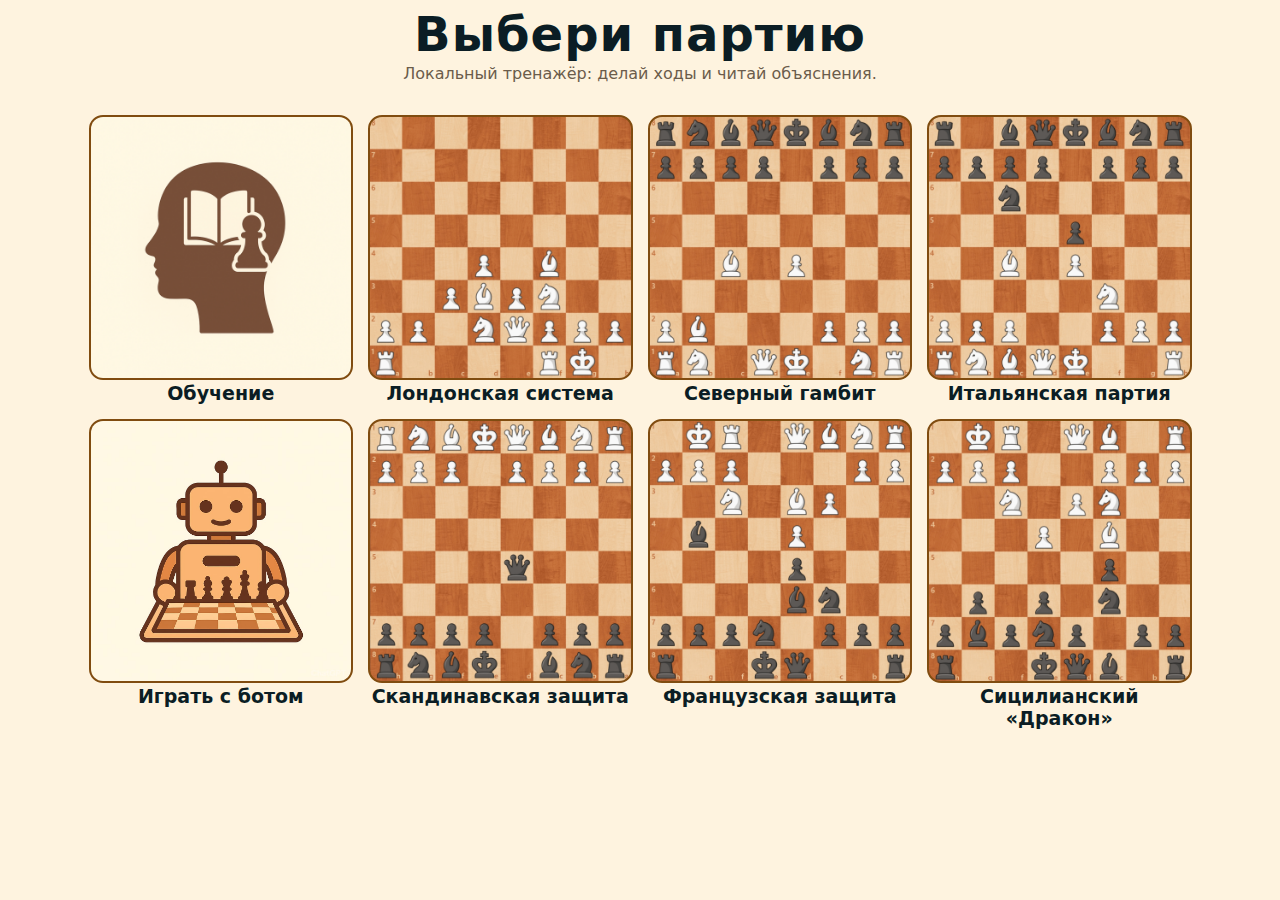
<file: index.html>
<!DOCTYPE html>
<html lang="ru">
<head>
  <meta charset="utf-8" />
  <title>Выбери партию — Chess Trainer</title>
  <meta name="viewport" content="width=device-width, initial-scale=1" />
  <link rel="icon" href="ChessLogo.jpg" type="image/jpg">
  <link rel="stylesheet" href="style.css" />
</head>
<body class="page page-home">
  <header class="hero">
    <h1>Выбери партию</h1>
    <p class="sub">Локальный тренажёр: делай ходы и читай объяснения.</p>
  </header>

  <main class="grid-choices">
    <div>
      <a class="choice" href="training.html">
        <div class="box">
          <img src="Training.jpg" alt="Обучение" class="box-image">
        </div>
      </a>
      <span class="title">Обучение</span>
    </div>

    <div>
      <a class="choice" href="london.html">
        <div class="box">
          <img src="London.jpg" alt="Лондонская система" class="box-image">
        </div>
      </a>
      <span class="title">Лондонская система</span>
    </div>

    <div>
      <a class="choice" href="sgambit.html">
        <div class="box">
          <img src="SGambit.jpg" alt="Северный гамбит" class="box-image">
        </div>
      </a>
      <span class="title">Северный гамбит</span>
    </div>

    <div>
      <a class="choice" href="italian.html">
        <div class="box">
          <img src="Italian.jpg" alt="Итальянская партия" class="box-image">
        </div>
      </a>
      <span class="title">Итальянская партия</span>
    </div>

    <div>
      <a class="choice" href="playwithbot.html">
        <div class="box">
          <img src="PlayWithBot.jpg" alt="Играть с ботом" class="box-image">
        </div>
      </a>
      <span class="title">Играть с ботом</span>
    </div>

    <div>
      <a class="choice" href="scand.html">
        <div class="box">
          <img src="Scand.jpg" alt="Скандинавская защита" class="box-image">
        </div>
      </a>
      <span class="title">Скандинавская защита</span>
    </div>

    <div>
      <a class="choice" href="france.html">
        <div class="box">
          <img src="France.jpg" alt="Французская защита" class="box-image">
        </div>
      </a>
      <span class="title">Французская защита</span>
    </div>

    <div>
      <a class="choice" href="sicil.html">
        <div class="box">
          <img src="Sicil.jpg" alt="Сицилианский «Дракон»" class="box-image">
        </div>
      </a>
      <span class="title">Сицилианский «Дракон»</span>
    </div>
  </main>

</body>
</html>
</file>
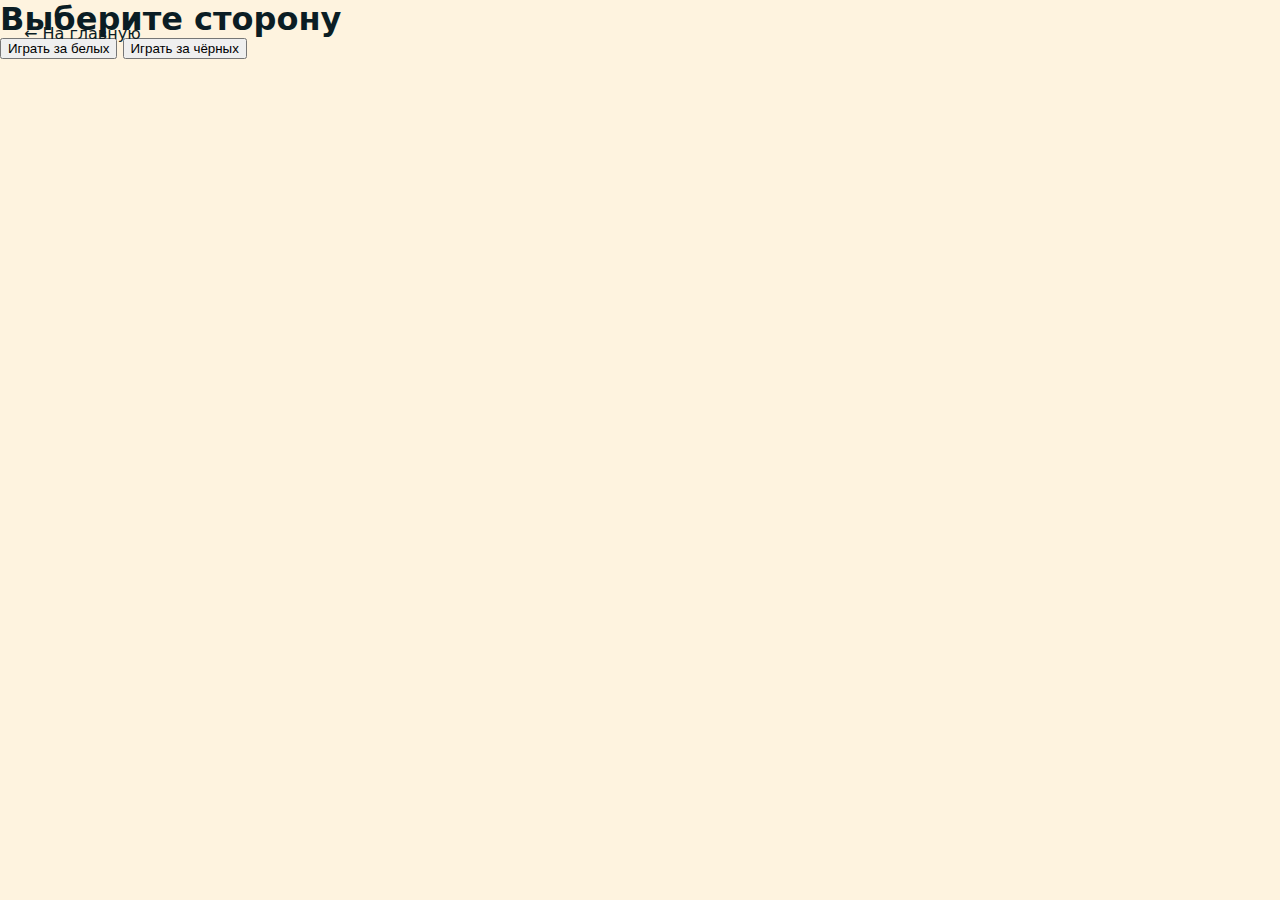
<file: playwithbot.html>
<!DOCTYPE html>
<html lang="ru">
<head>
  <meta charset="utf-8" />
  <title>Играть с ботом — Chess Trainer</title>
  <meta name="viewport" content="width=device-width, initial-scale=1" />
  <link rel="icon" href="/ChessLogo.jpg" type="image/jpg">
  <link rel="stylesheet" href="/style.css" />
  <link rel="stylesheet" href="/css/chessboard-1.0.0.min.css">
  <link rel="stylesheet" href="/css/bot.css" />
</head>
<body class="page page-bot">
    <a href="/index.html" class="back-link">
        ← На главную
    </a>
    <main class="content">
        <div id="game-area" style="display: none;">
            <div class="game-container">
                <div class="advantage-bar-container">
                    <div class="advantage-bar" id="advantage-bar"></div>
                    <div class="advantage-text" id="advantage-text"></div>
                </div>
                <div id="board" style="width: 500px"></div>
            </div>
            <div id="status"></div>
        </div>
        <div id="player-choice-container">
            <h1>Выберите сторону</h1>
            <div class="player-choice-buttons">
                <button id="white-button">Играть за белых</button>
                <button id="black-button">Играть за чёрных</button>
            </div>
        </div>
    </main>

    <script src="/js/jquery-3.7.1.min.js"></script>
    <script src="/js/chessboard-1.0.0.min.js"></script>
    <script src="/js/chess.min.js"></script>
    <script src="/js/stockfish.js"></script>

    <script>
      var board = null;
      var game = new Chess();
      var stockfish = new Worker('/js/stockfish.js');
      var statusDiv = document.getElementById('status');
      var advantageBar = document.getElementById('advantage-bar');
      var advantageText = document.getElementById('advantage-text');
      var whiteButton = document.getElementById('white-button');
      var blackButton = document.getElementById('black-button');
      var gameArea = document.getElementById('game-area');
      var playerColor = 'w';
      var playerChoiceContainer = document.getElementById('player-choice-container');

      var pieceValues = {
          'p': 1, 'n': 3, 'b': 3, 'r': 5, 'q': 9, 'k': 0,
          'P': 1, 'N': 3, 'B': 3, 'R': 5, 'Q': 9, 'K': 0
      };

      function calculateMaterialAdvantage() {
          var whitePieces = 0;
          var blackPieces = 0;
          var whiteScore = 0;
          var blackScore = 0;
          var fen = game.fen().split(' ')[0];
          
          for (var i = 0; i < fen.length; i++) {
              var piece = fen[i];
              if (piece === '/') continue; 

              if (!isNaN(parseInt(piece))) {
                  continue;
              }
              
              if (piece.toUpperCase() === piece) { 
                  whiteScore += pieceValues[piece];
                  whitePieces++;
              } else { 
                  blackScore += pieceValues[piece];
                  blackPieces++;
              }
          }
          
          if (whitePieces === 1) {
              advantageText.innerText = `-${blackScore}`;
              advantageBar.style.height = `0%`;
              advantageBar.style.backgroundColor = '#624128';
              return;
          }

          if (blackPieces === 1) {
              advantageText.innerText = `+${whiteScore}`;
              advantageBar.style.height = `100%`;
              advantageBar.style.backgroundColor = '#d18b47';
              return;
          }

          var advantage = whiteScore - blackScore;
          var absAdvantage = Math.abs(advantage);
          var barHeight = 50 + (advantage / 30) * 50; 
          barHeight = Math.max(0, Math.min(100, barHeight));

          if (game.in_draw() || game.in_stalemate() || game.in_threefold_repetition() || game.insufficient_material()) {
              advantageText.innerText = '0';
              advantageBar.style.height = '50%';
              advantageBar.style.backgroundColor = '#8c7052';
              return;
          }
          
          if (advantage > 0) {
              advantageText.innerText = `+${absAdvantage}`;
              advantageBar.style.height = `${barHeight}%`;
              advantageBar.style.backgroundColor = '#d18b47';
          } else if (advantage < 0) {
              advantageText.innerText = `-${absAdvantage}`;
              advantageBar.style.height = `${barHeight}%`;
              advantageBar.style.backgroundColor = '#624128';
          } else {
              advantageText.innerText = '0';
              advantageBar.style.height = '50%';
              advantageBar.style.backgroundColor = '#8c7052';
          }
      }

      function updateStatus() {
          var status = '';

          if (game.in_checkmate()) {
              status = 'Мат!';
              if ((game.turn() === 'w' && playerColor === 'w') || (game.turn() === 'b' && playerColor === 'b')) {
                  status += ' Вы проиграли!';
              } else {
                  status += ' Вы победили!';
              }
          } else if (game.in_draw() || game.in_stalemate() || game.in_threefold_repetition() || game.insufficient_material()) {
              status = 'Ничья';
          } else {
              if (game.in_check()) {
                  if ((game.turn() === 'w' && playerColor === 'w') || (game.turn() === 'b' && playerColor === 'b')) {
                      status = 'Вам шах!';
                  } else {
                      status = 'Шах боту!';
                  }
              } else {
                  var moveColor = (game.turn() === playerColor) ? 'Вы' : 'Бот';
                  status = 'Ход: ' + moveColor;
              }
          }
          statusDiv.innerHTML = '<h3>' + status + '</h3>';

          if (game.game_over()) {
              var rematchButton = document.createElement('button');
              rematchButton.innerText = 'Реванш';
              rematchButton.onclick = function() {
                  game.reset();
                  board.start();
                  updateStatus();
                  calculateMaterialAdvantage();
                  if (playerColor === 'b') {
                      setTimeout(makeBotMove, 250);
                  }
              };
              statusDiv.appendChild(rematchButton);
          }
      }

      function onDrop(source, target) {
          var move = game.move({
              from: source,
              to: target,
              promotion: 'q'
          });

          if (move === null) return 'snapback';
          
          updateStatus();
          calculateMaterialAdvantage();
          if ((playerColor === 'w' && game.turn() === 'b') || (playerColor === 'b' && game.turn() === 'w')) {
            window.setTimeout(makeBotMove, 250);
          }
      }

      function makeBotMove() {
          if (game.game_over()) return;
          stockfish.postMessage('position fen ' + game.fen());
          stockfish.postMessage('go depth 10');

          stockfish.onmessage = function(event) {
              var message = event.data;
              if (message.startsWith('bestmove')) {
                  var bestMove = message.split(' ')[1];
                  game.move(bestMove, { sloppy: true });
                  board.position(game.fen());
                  updateStatus();
                  calculateMaterialAdvantage();
              }
          };
      }

      function startGame(color) {
          playerColor = color;
          playerChoiceContainer.style.display = 'none';
          gameArea.style.display = 'flex';
          
          var config = {
              draggable: true,
              position: 'start',
              onDrop: onDrop
          };
          
          if (playerColor === 'b') {
              config.orientation = 'black';
              game.load('rnbqkbnr/pppppppp/8/8/8/8/PPPPPPPP/RNBQKBNR w KQkq - 0 1');
              setTimeout(makeBotMove, 500);
          }

          board = Chessboard('board', config);
          updateStatus();
          calculateMaterialAdvantage();
      }

      whiteButton.onclick = function() { startGame('w'); };
      blackButton.onclick = function() { startGame('b'); };
    </script>
</body>
</html>
</file>
<file: style.css>
:root {
  --bg: #eaf7e5;
  --ink: #0b1d24;
  --muted: #6b5c4b;
  --panel: #804c10;
  --accent: #804c10;
}

* { box-sizing: border-box; }
html { height: 100%; }
body {
  margin: 0;
  font-family: system-ui, -apple-system, Segoe UI, Roboto, sans-serif;
  color: var(--ink);
  background: #fef3df;
}

h1, h2 { margin: 0; }
a { color: var(--accent-2); text-decoration: none; }

/* --- Главная страница --- */
.hero {
  padding: 10px 24px 8px;
  text-align: center;
}

.page .hero {
  padding: 10px 24px 8px;
  text-align: center;
}

.page-home .hero {
  padding: 10px 24px 8px;
  text-align: center;
}

.page .hero h1 {
  margin: 0;
  padding: 0;
  line-height: 1;
}

.page-home .hero h1 {
  font-size: 48px;
  letter-spacing: 1px;
  margin: 0;
  padding: 0;
  line-height: 1;
}

.page-home .sub {
  color: var(--muted);
  margin-top: 6px;
}

.grid-choices {
  display: grid;
  grid-template-columns: repeat(4, 1fr);
  gap: 15px;
  padding: 8px 22px 0px;
  width: 1147px;
  margin: 0 auto;
}

.choice {
  display: flex;
  justify-content: center;
  align-items: center;
  background: var(--panel);
  border: 2px solid #804c10;
  border-radius: 14px;
  transition: transform .1s ease, border-color .1s ease, box-shadow .1s ease;
  aspect-ratio: 1 / 1;
}

.choice:hover {
  transform: translateY(-2px);
  border-color: var(--accent);
  box-shadow: 0 6px 18px rgba(0,0,0,.06);
}

.box {
  width: 100%;
  height: 100%;
}

.box-image {
  width: 100%;
  height: 100%;
  object-fit: cover;
  border-radius: 12px;
}

.grid-choices > div {
  text-align: center;
}

.title {
  display: block;
  font-weight: 700;
  font-size: 19px;
  margin-top: 2px;
  color: var(--ink);
}

.choice .desc { display: none; }

/* --- Кнопка «На главную» --- */
.page .back-link {
    position: absolute;
    top: 24px;
    left: 24px;
    font-size: 16px;
    text-decoration: none;
    color: var(--accent-2);
}

/* --- Выбор стороны --- */
.player-choice-container {
    display: flex;
    flex-direction: column;
    align-items: center;
    gap: 20px;
}

.player-choice-container button {
    padding: 12px 24px;
    font-size: 18px;
    border: 2px solid #804c10;
    background-color: transparent;
    border-radius: 8px;
    cursor: pointer;
    transition: background-color 0.3s, color 0.3s;
}

.player-choice-container button:hover {
    background-color: #a56216;
    color: #fff;
}
.highlight-move {
    background: rgba(255, 215, 0, 0.45) !important;
    border-radius: 4px;
    position: relative;
  }
  .highlight-dot {
    width: 14px;
    height: 14px;
    background: rgba(0, 0, 0, 0.6);
    border-radius: 50%;
    position: absolute;
    top: 50%;
    left: 50%;
    transform: translate(-50%, -50%);
    pointer-events: none;
  }
  .highlight-capture {
    background: rgba(255, 0, 0, 0.4) !important;
    border-radius: 4px;
    position: relative;
    box-shadow: inset 0 0 0 2px rgba(255, 0, 0, 0.8);
  }
  
  /* Стили для анимированных королей */
    .king-animation {
  position: fixed;
  width: 500px;
  height: 500px;
  background-size: contain;
  background-repeat: no-repeat;
  background-position: center;
  z-index: 1000;
  transition: all 0.8s cubic-bezier(0.68, -0.55, 0.265, 1.55);
  pointer-events: none;
  filter: drop-shadow(0 10px 20px rgba(0, 0, 0, 0.3));
}

.white-king {
  background-image: url('img/chesspieces/wikipedia/WhiteK.png');
  left: -850px;
  top: 60%;
  transform: translateY(-50%) rotate(35deg) scale(1.2); /* Всегда наклонен вправо */
  transform-origin: center right;
}

.black-king {
  background-image: url('img/chesspieces/wikipedia/BlackK.png');
  right: -875px;
  top: 60%;
  transform: translateY(-50%) rotate(-35deg) scale(1.2); /* Всегда наклонен влево */
  transform-origin: center left;
}

.white-king.visible {
  left: -150px; /* Сдвигается ближе к центру, оставаясь наклоненным */
}

.black-king.visible {
  right: -150px; /* Сдвигается ближе к центру, оставаясь наклоненным */
}

/* Легкое покачивание для живого эффекта */
@keyframes gentleSway {
  0%, 100% { transform: translateY(-50%) rotate(35deg) scale(1.2); }
  50% { transform: translateY(-50%) rotate(37deg) scale(1.2); }
}

@keyframes gentleSwayBlack {
  0%, 100% { transform: translateY(-50%) rotate(-35deg) scale(1.2); }
  50% { transform: translateY(-50%) rotate(-37deg) scale(1.2); }
}

.white-king.visible {
  animation: gentleSway 4s ease-in-out infinite;
}

.black-king.visible {
  animation: gentleSwayBlack 4s ease-in-out infinite;
}

.player-choice-container {
  position: relative;
  z-index: 1;
}

/* Стили для кнопки Играть */
.play-button-container {
  position: absolute;
  top: -50%;
  left: 50%;
  transform: translate(-50%, -50%);
  z-index: 100;
}

.play-button {
  padding: 15px 40px;
  font-size: 1.5em;
  background: linear-gradient(135deg, #6e8efb, #a777e3);
  color: white;
  border: none;
  border-radius: 50px;
  cursor: pointer;
  transition: all 0.3s ease;
  box-shadow: 0 4px 15px rgba(0, 0, 0, 0.2);
  font-weight: bold;
  text-transform: uppercase;
  letter-spacing: 1px;
}

.play-button:hover {
  transform: translateY(-3px);
  box-shadow: 0 6px 20px rgba(0, 0, 0, 0.3);
  background: linear-gradient(135deg, #5d7dfa, #9666e0);
}

.play-button:disabled {
  background: #cccccc;
  cursor: not-allowed;
  transform: none;
  box-shadow: none;
}
</file>
<file: css/bot.css>
/* Стили для контейнера с доской и боковой панелью */
.game-container {
    display: flex;
    align-items: center;
    justify-content: center;
    gap: 20px;
}

/* Стили для контейнера шкалы перевеса */
.advantage-bar-container {
    width: 25px;
    height: 500px;
    background-color: #ddd;
    display: flex;
    flex-direction: column;
    justify-content: flex-end;
    align-items: center;
    position: relative;
    border-radius: 5px;
}

/* Стили для самой шкалы */
.advantage-bar {
    width: 100%;
    transition: height 0.5s ease-in-out;
    border-radius: 5px;
    background-color: #000; /* Шкала теперь всегда чёрная */
}

/* Стили для текста перевеса */
.advantage-text {
    position: absolute;
    top: 50%;
    left: 50%;
    transform: translate(-50%, -50%);
    font-weight: bold;
    color: #fff;
    text-shadow: 1px 1px 2px rgba(0,0,0,0.5);
}

/* Стили для блока статуса */
#status {
    text-align: center;
    margin-top: 10px;
    height: 50px;
}

/* Стили для кнопок выбора стороны */
.player-choice-container {
    display: flex;
    flex-direction: column;
    align-items: center;
    gap: 20px;
}

.player-choice-container h1 {
    font-size: 48px;
    letter-spacing: 1px;
}

.player-choice-container button {
    padding: 12px 24px;
    font-size: 18px;
    border: 2px solid #4b636b;
    background-color: transparent;
    border-radius: 8px;
    cursor: pointer;
    transition: background-color 0.3s, color 0.3s;
}

.player-choice-container button:hover {
    background-color: #4b636b;
    color: #fff;
}
</file>
<file: css/chessboard-1.0.0.min.css>
/*! chessboard.js v1.0.0 | (c) 2019 Chris Oakman | MIT License chessboardjs.com/license */
.clearfix-7da63 {
  clear: both;
}

.board-b72b1 {
  border: none;
  box-sizing: content-box;
}

.square-55d63 {
  float: left;
  position: relative;
  -webkit-touch-callout: none;
  -webkit-user-select: none;
  -khtml-user-select: none;
  -moz-user-select: none;
  -ms-user-select: none;
  user-select: none;
}

.white-1e1d7 {
  background-color: #f0d9b5;
  color: #b58863;
}

.black-3c85d {
  background-color: #b58863;
  color: #f0d9b5;
}

.highlight1-32417,
.highlight2-9c5d2 {
  box-shadow: inset 0 0 3px 3px #ff0;
}

.notation-322f9 {
  cursor: default;
  font-family: "Helvetica Neue", Helvetica, Arial, sans-serif;
  font-size: 14px;
  position: absolute;
}

.alpha-d2270 {
  bottom: 1px;
  right: 3px;
}

.numeric-fc462 {
  top: 2px;
  left: 2px;
}
</file>
